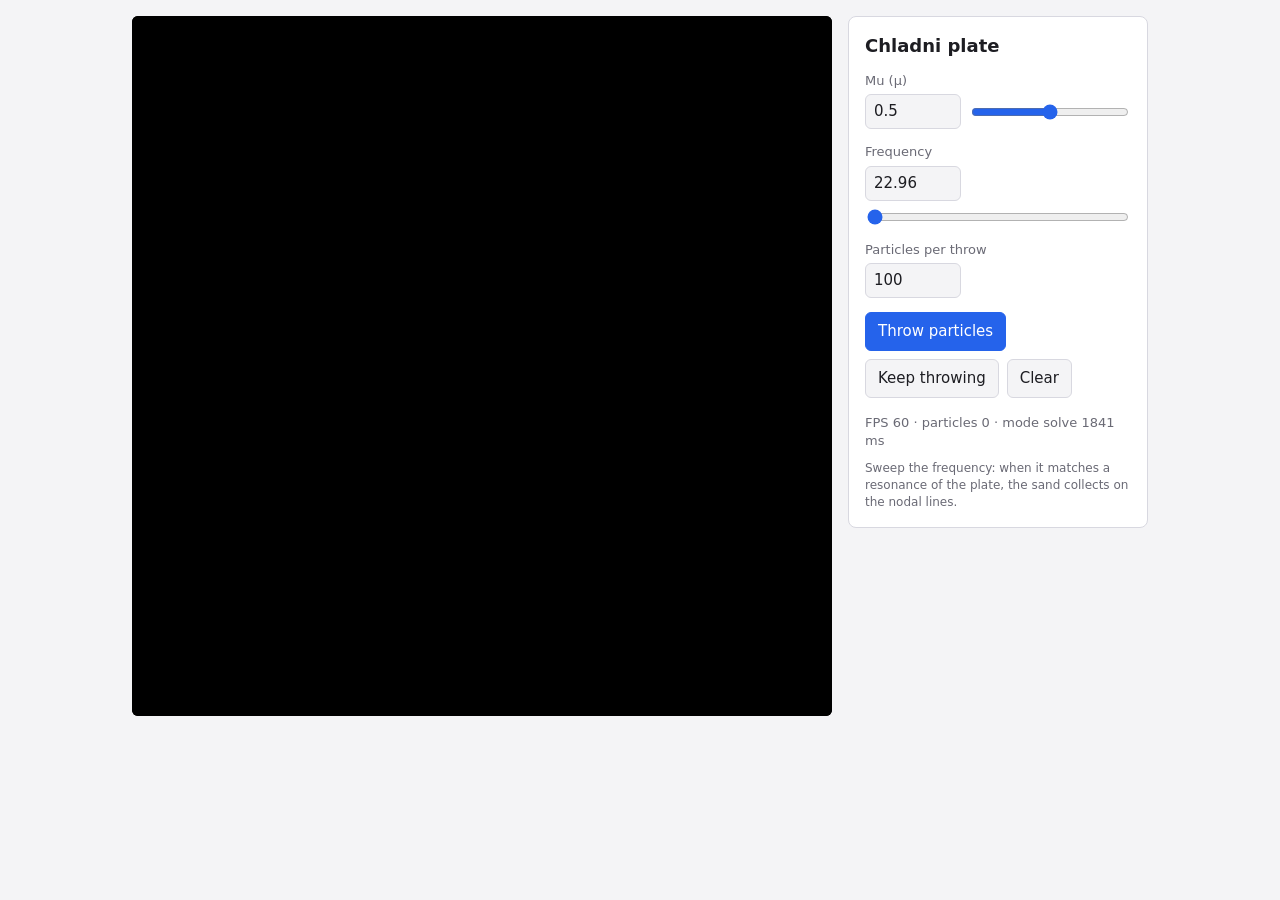
<file: docs/index.html>
<!doctype html>
<html lang="en">
<head>
<meta charset="utf-8">
<meta name="viewport" content="width=device-width, initial-scale=1">
<title>Chladni Plate</title>
<style>
  :root {
    --bg: #f4f4f6; --panel: #ffffff; --text: #1d1d22; --muted: #6a6a75; --line: #d8d8e0;
    --accent: #2563eb; --accent-text: #ffffff;
  }
  @media (prefers-color-scheme: dark) {
    :root { --bg: #14141a; --panel: #1e1e26; --text: #ececf2; --muted: #9a9aa8; --line: #34343f; --accent: #5b8def; --accent-text: #0b0b10; }
  }
  * { box-sizing: border-box; }
  body {
    margin: 0; min-height: 100vh; background: var(--bg); color: var(--text);
    font: 15px/1.4 system-ui, sans-serif;
    display: flex; flex-wrap: wrap; gap: 16px; padding: 16px; align-items: flex-start; justify-content: center;
  }
  #stage { position: relative; width: min(92vw, calc(100vh - 32px), 700px); aspect-ratio: 1; }
  canvas { width: 100%; height: 100%; display: block; background: #000; border-radius: 6px; image-rendering: pixelated; }
  #busy {
    position: absolute; inset: 0; display: none; align-items: center; justify-content: center;
    background: rgba(0, 0, 0, .55); color: #fff; font-size: 18px; border-radius: 6px;
  }
  #busy.on { display: flex; }
  aside { background: var(--panel); border: 1px solid var(--line); border-radius: 8px; padding: 16px; width: 300px; max-width: 100%; }
  h1 { font-size: 18px; margin: 0 0 12px; }
  label { display: block; color: var(--muted); font-size: 13px; margin: 14px 0 4px; }
  .row { display: flex; gap: 8px; align-items: center; }
  input[type=number] {
    width: 96px; padding: 6px 8px; background: var(--bg); color: var(--text);
    border: 1px solid var(--line); border-radius: 6px; font: inherit;
  }
  input[type=range] { flex: 1; min-width: 0; accent-color: var(--accent); }
  button {
    padding: 8px 12px; border-radius: 6px; border: 1px solid var(--line); background: var(--bg);
    color: var(--text); font: inherit; cursor: pointer;
  }
  button.primary { background: var(--accent); color: var(--accent-text); border-color: var(--accent); }
  button[aria-pressed=true] { background: var(--accent); color: var(--accent-text); border-color: var(--accent); }
  .buttons { display: flex; flex-wrap: wrap; gap: 8px; margin-top: 14px; }
  #info { margin-top: 16px; font-size: 13px; color: var(--muted); font-variant-numeric: tabular-nums; }
  #hint { margin-top: 10px; font-size: 12px; color: var(--muted); }
</style>
</head>
<body>
<div id="stage">
  <canvas id="canvas" width="700" height="700"></canvas>
  <div id="busy">Computing plate modes…</div>
</div>
<aside>
  <h1>Chladni plate</h1>
  <label for="mu">Mu (μ)</label>
  <div class="row">
    <input id="mu" type="number" min="0.01" max="0.99" step="0.01" value="0.5">
    <input id="muSlider" type="range" min="0.01" max="0.99" step="0.01" value="0.5">
  </div>
  <label for="frequency">Frequency</label>
  <div class="row"><input id="frequency" type="number" step="0.01" disabled></div>
  <div class="row" style="margin-top:6px"><input id="frequencySlider" type="range" step="0.01" disabled></div>
  <label for="particles">Particles per throw</label>
  <div class="row"><input id="particles" type="number" min="0" max="10000" step="10" value="100"></div>
  <div class="buttons">
    <button id="throw" class="primary">Throw particles</button>
    <button id="keep" aria-pressed="false">Keep throwing</button>
    <button id="clear">Clear</button>
  </div>
  <div id="info">starting…</div>
  <div id="hint">Sweep the frequency: when it matches a resonance of the plate, the sand collects on the nodal lines.</div>
</aside>

<script src="solver.js"></script>
<script src="simulation.js"></script>
<script>
"use strict";
(function () {
  const { Simulation } = ChladniSimulation;
  const $ = (id) => document.getElementById(id);
  const canvas = $("canvas");
  const ctx = canvas.getContext("2d");
  const image = ctx.createImageData(canvas.width, canvas.height);
  const sim = new Simulation();
  window.sim = sim; // for experiments in the console

  const muBox = $("mu"), muSlider = $("muSlider");
  const freqBox = $("frequency"), freqSlider = $("frequencySlider");
  const particlesBox = $("particles");
  let computing = false;
  let fps = 0;

  function setFrequency(value) {
    const f = sim.setFrequency(value);
    if (Number.isFinite(f)) {
      freqBox.value = f.toFixed(2);
      freqSlider.value = f;
    }
  }

  // The eigenproblem blocks the page for about a second; let the "Computing" overlay paint first.
  function setMu(value) {
    if (!Number.isFinite(value) || computing) return;
    computing = true;
    $("busy").classList.add("on");
    setTimeout(() => {
      const t0 = performance.now();
      const mu = sim.setMu(value);
      const ms = Math.round(performance.now() - t0);
      muBox.value = mu;
      muSlider.value = mu;
      const lo = sim.minFrequency, hi = sim.maxFrequency;
      for (const el of [freqBox, freqSlider]) {
        el.min = lo; el.max = hi; el.disabled = false;
      }
      setFrequency(sim.frequency === null ? lo : sim.frequency);
      $("busy").classList.remove("on");
      $("info").dataset.solveMs = ms;
      computing = false;
    }, 30);
  }

  muBox.addEventListener("change", () => setMu(parseFloat(muBox.value)));
  muSlider.addEventListener("change", () => setMu(parseFloat(muSlider.value)));
  muSlider.addEventListener("input", () => (muBox.value = muSlider.value));
  freqBox.addEventListener("input", () => setFrequency(parseFloat(freqBox.value)));
  freqSlider.addEventListener("input", () => setFrequency(parseFloat(freqSlider.value)));

  const particleCount = () => Math.max(0, Math.min(10000, Math.round(parseFloat(particlesBox.value) || 0)));
  $("throw").addEventListener("click", () => sim.throwParticles(particleCount()));
  $("clear").addEventListener("click", () => sim.clearParticles());
  let keepTimer = null;
  $("keep").addEventListener("click", () => {
    const on = $("keep").getAttribute("aria-pressed") !== "true";
    $("keep").setAttribute("aria-pressed", String(on));
    if (on) keepTimer = setInterval(() => sim.throwParticles(particleCount()), 500);
    else clearInterval(keepTimer);
  });

  // 200 ms: recompute speeds from the current pattern with fresh random directions.
  setInterval(() => { if (!computing) sim.updateParticleSpeeds(); }, 200);

  let last = performance.now();
  function frame(now) {
    const dt = Math.min(now - last, 50);
    last = now;
    if (!computing) sim.step(dt);
    sim.draw(image.data, canvas.width, canvas.height);
    ctx.putImageData(image, 0, 0);
    if (dt > 0) fps = fps * 0.9 + (1000 / dt) * 0.1;
    $("info").textContent = "FPS " + Math.round(fps) + "  ·  particles " + sim.nParticles +
      (sim.frequency === null ? "" : "  ·  mode solve " + ($("info").dataset.solveMs || "?") + " ms");
    requestAnimationFrame(frame);
  }
  requestAnimationFrame(frame);

  setMu(0.5);
})();
</script>
</body>
</html>
</file>
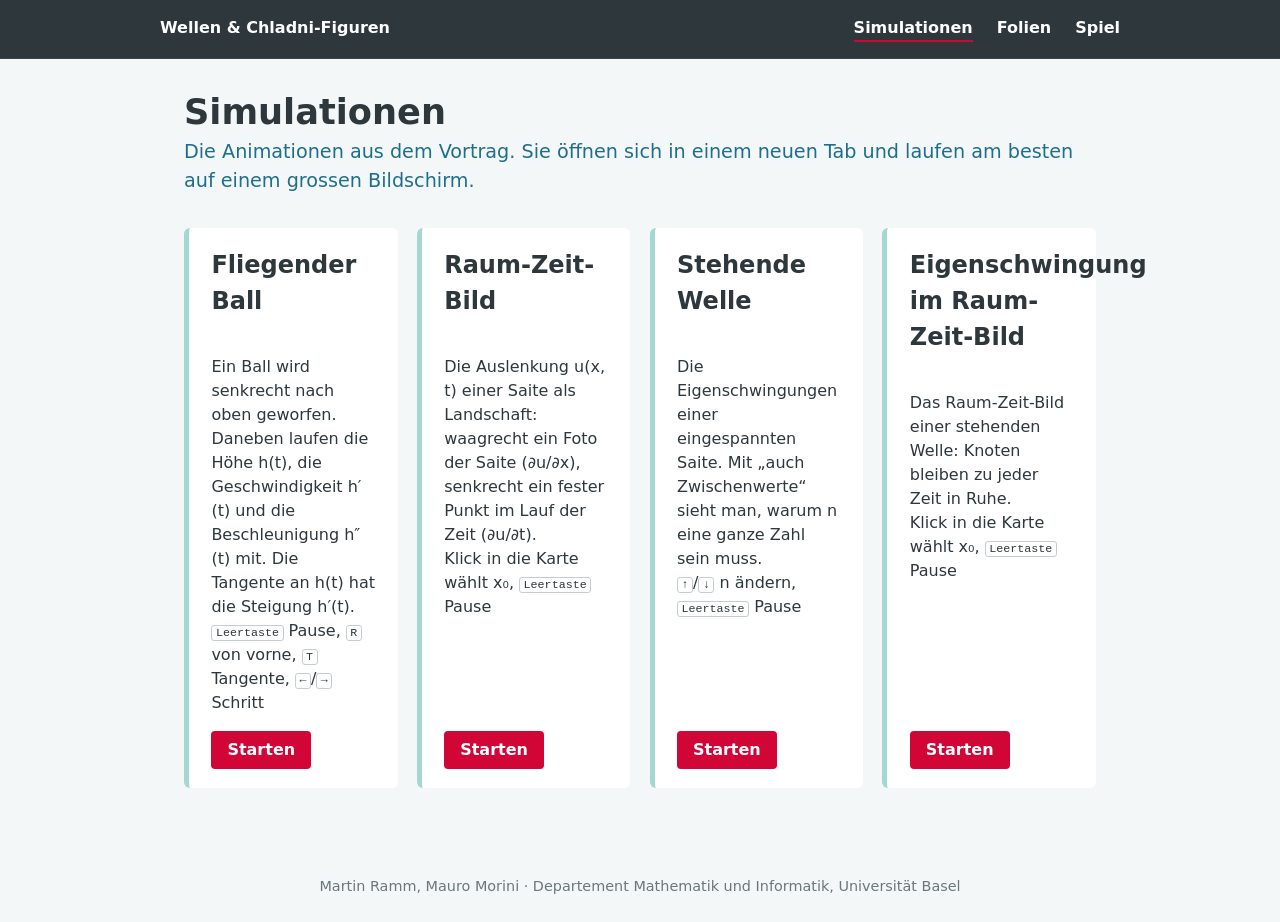
<file: site/simulationen.html>
<!DOCTYPE html>
<html lang="de">
<head>
<meta charset="utf-8">
<meta name="viewport" content="width=device-width, initial-scale=1">
<title>Simulationen – Wellen &amp; Chladni-Figuren</title>
<link rel="stylesheet" href="style.css">
</head>
<body>
<header>
  <nav>
    <a href="./">Wellen &amp; Chladni-Figuren</a>
    <a href="simulationen.html" aria-current="page">Simulationen</a>
    <a href="wellen-und-chladni-figuren.pdf" download>Folien</a>
    <a href="spiel/">Spiel</a>
  </nav>
</header>
<main>
  <h1>Simulationen</h1>
  <p class="subtitle">Die Animationen aus dem Vortrag. Sie öffnen sich in einem neuen Tab und laufen
     am besten auf einem grossen Bildschirm.</p>

  <div class="cards">
    <section class="card">
      <h2>Fliegender Ball</h2>
      <p>Ein Ball wird senkrecht nach oben geworfen. Daneben laufen die Höhe h(t), die
         Geschwindigkeit h′(t) und die Beschleunigung h″(t) mit. Die Tangente an h(t) hat die
         Steigung h′(t).<br>
         <kbd>Leertaste</kbd> Pause, <kbd>R</kbd> von vorne, <kbd>T</kbd> Tangente,
         <kbd>←</kbd>/<kbd>→</kbd> Schritt</p>
      <a class="button" href="simulationen/ball.html" target="_blank">Starten</a>
    </section>
    <section class="card">
      <h2>Raum-Zeit-Bild</h2>
      <p>Die Auslenkung u(x, t) einer Saite als Landschaft: waagrecht ein Foto der Saite
         (∂u/∂x), senkrecht ein fester Punkt im Lauf der Zeit (∂u/∂t).<br>
         Klick in die Karte wählt x₀, <kbd>Leertaste</kbd> Pause</p>
      <a class="button" href="simulationen/raumzeit.html" target="_blank">Starten</a>
    </section>
    <section class="card">
      <h2>Stehende Welle</h2>
      <p>Die Eigenschwingungen einer eingespannten Saite. Mit „auch Zwischenwerte“ sieht man,
         warum n eine ganze Zahl sein muss.<br>
         <kbd>↑</kbd>/<kbd>↓</kbd> n ändern, <kbd>Leertaste</kbd> Pause</p>
      <a class="button" href="simulationen/stehende_welle.html" target="_blank">Starten</a>
    </section>
    <section class="card">
      <h2>Eigenschwingung im Raum-Zeit-Bild</h2>
      <p>Das Raum-Zeit-Bild einer stehenden Welle: Knoten bleiben zu jeder Zeit in Ruhe.<br>
         Klick in die Karte wählt x₀, <kbd>Leertaste</kbd> Pause</p>
      <a class="button" href="simulationen/raumzeit.html?modus=eigen" target="_blank">Starten</a>
    </section>
  </div>
</main>
<footer>Martin Ramm, Mauro Morini · Departement Mathematik und Informatik, Universität Basel</footer>
</body>
</html>
</file>
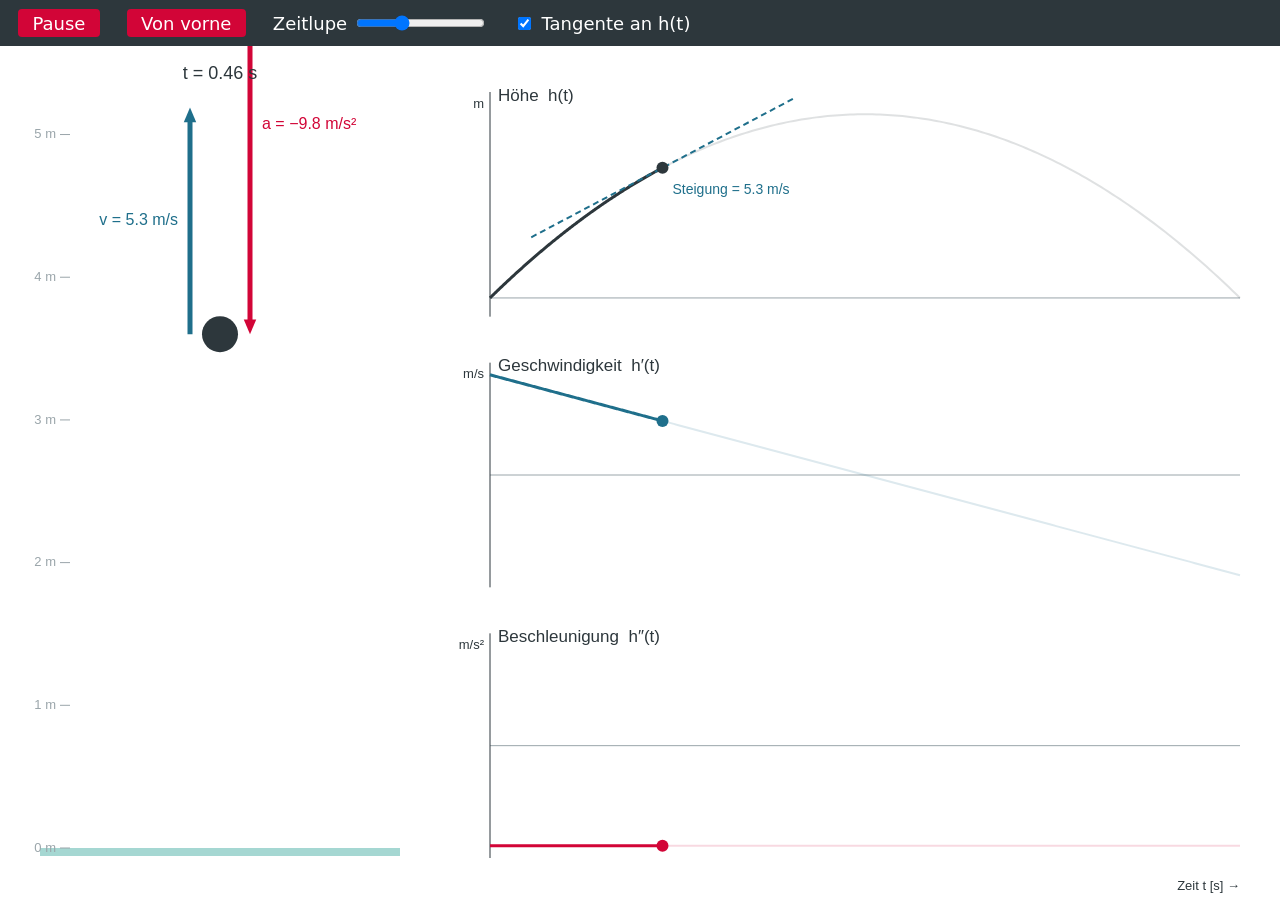
<file: presentation/animations/ball.html>
<!DOCTYPE html>
<!-- Folie "Ableitungen und Bewegung": Ein Ball wird senkrecht nach oben geworfen.
     Links der Ball mit Geschwindigkeits- (blau) und Beschleunigungspfeil (rot), rechts die Kurven
     h(t), h'(t), h''(t), die mitlaufen. Die Tangente an h(t) hat die Steigung h'(t).
     Tasten: Leertaste = Pause/Weiter, R = von vorne, T = Tangente ein/aus. -->
<html lang="de">
<head>
<meta charset="utf-8">
<title>Ableitungen und Bewegung</title>
<style>
  html, body { margin: 0; height: 100%; background: #fff; color: #2D373C; font-family: Inter, system-ui, sans-serif; }
  #bar { display: flex; gap: 1.5em; align-items: center; padding: 0.5em 1em; background: #2D373C; color: #fff; font-size: 18px; }
  #bar label { display: flex; gap: 0.4em; align-items: center; }
  button { font: inherit; padding: 0.2em 0.8em; border: 0; border-radius: 4px; background: #D20537; color: #fff; cursor: pointer; }
  canvas { display: block; width: 100%; height: calc(100% - 48px); }
</style>
</head>
<body>
<div id="bar">
  <button id="play">Pause</button>
  <button id="restart">Von vorne</button>
  <label>Zeitlupe <input id="speed" type="range" min="0.1" max="1" step="0.05" value="0.4"></label>
  <label><input id="tangent" type="checkbox" checked> Tangente an h(t)</label>
</div>
<canvas id="c"></canvas>
<script>
const DARK = "#2D373C", MINT = "#A5D7D2", RED = "#D20537", BLUE = "#1F6F8B", GRAY = "#9AA5AA";
const g = 9.81, v0 = 9.81, T = 2 * v0 / g;  // Flugzeit 2 s, maximale Höhe 4.9 m
const height = t => v0 * t - g * t * t / 2;
const velocity = t => v0 - g * t;

const canvas = document.getElementById("c"), ctx = canvas.getContext("2d");
let t = 0, playing = true, last = null, pauseAtEnd = 0;

function resize() {
  const ratio = window.devicePixelRatio || 1;
  canvas.width = canvas.clientWidth * ratio;
  canvas.height = canvas.clientHeight * ratio;
  ctx.setTransform(ratio, 0, 0, ratio, 0, 0);
}
window.addEventListener("resize", resize);

function arrow(x0, y0, x1, y1, color, width) {
  const len = Math.hypot(x1 - x0, y1 - y0);
  if (len < 2) return;
  const head = Math.min(16, len * 0.6), angle = Math.atan2(y1 - y0, x1 - x0);
  ctx.strokeStyle = ctx.fillStyle = color;
  ctx.lineWidth = width;
  ctx.beginPath(); ctx.moveTo(x0, y0);
  ctx.lineTo(x1 - head * 0.8 * Math.cos(angle), y1 - head * 0.8 * Math.sin(angle)); ctx.stroke();
  ctx.beginPath(); ctx.moveTo(x1, y1);
  ctx.lineTo(x1 - head * Math.cos(angle - 0.4), y1 - head * Math.sin(angle - 0.4));
  ctx.lineTo(x1 - head * Math.cos(angle + 0.4), y1 - head * Math.sin(angle + 0.4));
  ctx.closePath(); ctx.fill();
}

// Ein Diagramm: f über [0, T], gezeichnet bis zur aktuellen Zeit t
function plot(box, f, yMin, yMax, color, title, unit, tangent) {
  const { x, y, w, h } = box;
  const px = s => x + (s / T) * w, py = v => y + h - ((v - yMin) / (yMax - yMin)) * h;
  ctx.strokeStyle = GRAY; ctx.lineWidth = 1;
  ctx.beginPath(); ctx.moveTo(x, py(0)); ctx.lineTo(x + w, py(0)); ctx.stroke();
  ctx.strokeStyle = DARK;
  ctx.beginPath(); ctx.moveTo(x, y); ctx.lineTo(x, y + h); ctx.stroke();
  ctx.fillStyle = DARK; ctx.font = "17px Inter, sans-serif"; ctx.textAlign = "left";
  ctx.fillText(title, x + 8, y + 4);
  ctx.font = "13px Inter, sans-serif"; ctx.textAlign = "right";
  ctx.fillText(unit, x - 6, y + 12);
  // ganze Kurve blass, bisheriger Teil kräftig
  for (const [end, alpha, lw] of [[T, 0.15, 2], [t, 1, 3]]) {
    ctx.globalAlpha = alpha; ctx.strokeStyle = color; ctx.lineWidth = lw;
    ctx.beginPath();
    for (let i = 0; i <= 200; i++) {
      const s = (end * i) / 200;
      i ? ctx.lineTo(px(s), py(f(s))) : ctx.moveTo(px(s), py(f(s)));
    }
    ctx.stroke();
  }
  ctx.globalAlpha = 1;
  if (tangent) {
    ctx.save(); ctx.beginPath(); ctx.rect(x, y - 10, w, h + 20); ctx.clip();
    const slope = velocity(t), dt = 0.35;
    ctx.strokeStyle = BLUE; ctx.lineWidth = 2; ctx.setLineDash([6, 4]);
    ctx.beginPath(); ctx.moveTo(px(t - dt), py(f(t) - slope * dt)); ctx.lineTo(px(t + dt), py(f(t) + slope * dt)); ctx.stroke();
    ctx.setLineDash([]);
    ctx.fillStyle = BLUE; ctx.font = "14px Inter, sans-serif"; ctx.textAlign = "left";
    ctx.fillText(`Steigung = ${slope.toFixed(1)} m/s`, px(t) + 10, py(f(t)) + (slope > 0 ? 22 : -14));
    ctx.restore();
  }
  ctx.fillStyle = color;
  ctx.beginPath(); ctx.arc(px(t), py(f(t)), 6, 0, 2 * Math.PI); ctx.fill();
}

function draw() {
  const W = canvas.clientWidth, H = canvas.clientHeight;
  ctx.clearRect(0, 0, W, H);
  ctx.textBaseline = "middle";

  // links: der Ball
  const left = { x: 40, w: Math.min(0.32 * W, 360) };
  const ground = H - 50, top = 60, scale = (ground - top) / 5.2;
  const ballX = left.x + left.w / 2, ballY = ground - height(t) * scale - 18;
  ctx.fillStyle = MINT; ctx.fillRect(left.x, ground, left.w, 8);
  // Höhenskala
  ctx.strokeStyle = GRAY; ctx.fillStyle = GRAY; ctx.lineWidth = 1; ctx.font = "13px Inter, sans-serif"; ctx.textAlign = "right";
  for (let m = 0; m <= 5; m++) {
    const y = ground - m * scale;
    ctx.beginPath(); ctx.moveTo(left.x + 20, y); ctx.lineTo(left.x + 30, y); ctx.stroke();
    ctx.fillText(`${m} m`, left.x + 16, y);
  }
  ctx.fillStyle = DARK;
  ctx.beginPath(); ctx.arc(ballX, ballY, 18, 0, 2 * Math.PI); ctx.fill();
  const arrowScale = scale * 0.3;  // 1 m/s bzw. 1 m/s² -> Pixel
  arrow(ballX - 30, ballY, ballX - 30, ballY - velocity(t) * arrowScale, BLUE, 5);
  // Beschleunigung: zeigt von oben auf den Ball, damit der Pfeil nie im Boden verschwindet
  arrow(ballX + 30, ballY - g * arrowScale, ballX + 30, ballY, RED, 5);
  ctx.font = "16px Inter, sans-serif"; ctx.textAlign = "right"; ctx.fillStyle = BLUE;
  ctx.fillText(`v = ${velocity(t).toFixed(1)} m/s`, ballX - 42, ballY - velocity(t) * arrowScale / 2);
  ctx.textAlign = "left"; ctx.fillStyle = RED;
  ctx.fillText(`a = −9.8 m/s²`, ballX + 42, ballY - g * arrowScale / 2);
  ctx.fillStyle = DARK; ctx.textAlign = "center"; ctx.font = "18px Inter, sans-serif";
  ctx.fillText(`t = ${t.toFixed(2)} s`, ballX, 28);

  // rechts: die drei Diagramme
  const x = left.x + left.w + 90, w = W - x - 40, gap = 46, h = (H - 40 - 3 * gap) / 3;
  const tangent = document.getElementById("tangent").checked;
  plot({ x, y: gap, w, h }, height, -0.5, 5.5, DARK, "Höhe  h(t)", "m", tangent);
  plot({ x, y: 2 * gap + h, w, h }, velocity, -11, 11, BLUE, "Geschwindigkeit  h′(t)", "m/s", false);
  plot({ x, y: 3 * gap + 2 * h, w, h }, () => -g, -11, 11, RED, "Beschleunigung  h″(t)", "m/s²", false);
  ctx.fillStyle = DARK; ctx.font = "13px Inter, sans-serif"; ctx.textAlign = "right";
  ctx.fillText("Zeit t [s] →", x + w, H - 12);
}

function frame(now) {
  if (last !== null && playing) {
    const dt = ((now - last) / 1000) * parseFloat(document.getElementById("speed").value);
    if (t < T) t = Math.min(T, t + dt);
    else if ((pauseAtEnd += dt) > 1.0) { t = 0; pauseAtEnd = 0; }
  }
  last = now;
  draw();
  requestAnimationFrame(frame);
}

function togglePlay() {
  playing = !playing;
  document.getElementById("play").textContent = playing ? "Pause" : "Weiter";
}
document.getElementById("play").onclick = togglePlay;
document.getElementById("restart").onclick = () => { t = 0; pauseAtEnd = 0; };
window.addEventListener("keydown", e => {
  if (e.key === " ") { togglePlay(); e.preventDefault(); }
  if (e.key === "r" || e.key === "R") { t = 0; pauseAtEnd = 0; }
  if (e.key === "t" || e.key === "T") document.getElementById("tangent").click();
  if (e.key === "ArrowRight") t = Math.min(T, t + 0.05);
  if (e.key === "ArrowLeft") t = Math.max(0, t - 0.05);
});
resize();
requestAnimationFrame(frame);
</script>
</body>
</html>
</file>
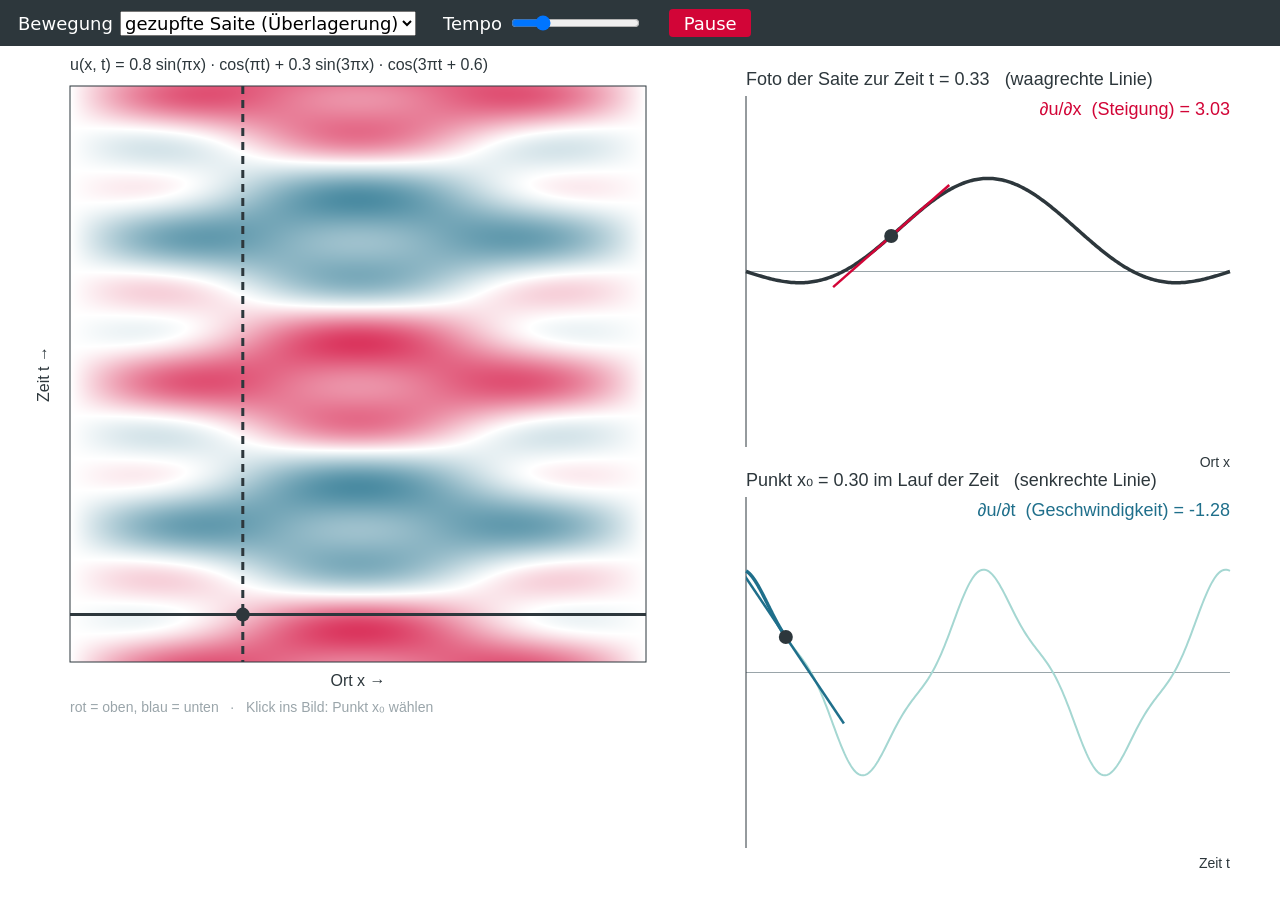
<file: presentation/animations/raumzeit.html>
<!DOCTYPE html>
<!-- Folien "Partielle Ableitungen" und "Eigenschwingungen": u(x, t) als Raum-Zeit-Bild.
     Links die Landschaft u(x, t) (Farbe = Auslenkung, x nach rechts, t nach oben). Die waagrechte
     Linie ist das aktuelle Foto der Saite (oben rechts, Tangente = ∂u/∂x), die senkrechte Linie ein
     fester Punkt x₀ im Lauf der Zeit (unten rechts, Tangente = ∂u/∂t).
     Klick ins Raum-Zeit-Bild setzt x₀ (und t). raumzeit.html?modus=eigen startet mit einer
     Eigenschwingung. Tasten: Leertaste = Pause/Weiter, Pfeil links/rechts = x₀ verschieben. -->
<html lang="de">
<head>
<meta charset="utf-8">
<title>Raum-Zeit-Bild einer Saite</title>
<style>
  html, body { margin: 0; height: 100%; background: #fff; color: #2D373C; font-family: Inter, system-ui, sans-serif; }
  #bar { display: flex; gap: 1.5em; align-items: center; padding: 0.5em 1em; background: #2D373C; color: #fff; font-size: 18px; }
  #bar label { display: flex; gap: 0.4em; align-items: center; }
  select, button { font: inherit; }
  button { padding: 0.2em 0.8em; border: 0; border-radius: 4px; background: #D20537; color: #fff; cursor: pointer; }
  canvas { display: block; width: 100%; height: calc(100% - 48px); }
</style>
</head>
<body>
<div id="bar">
  <label>Bewegung
    <select id="mode">
      <option value="saite">gezupfte Saite (Überlagerung)</option>
      <option value="eigen">Eigenschwingung</option>
    </select>
  </label>
  <label id="nLabel">n = <span id="nValue">2</span> <input id="n" type="range" min="1" max="6" step="1" value="2"></label>
  <label>Tempo <input id="speed" type="range" min="0.05" max="1" step="0.05" value="0.25"></label>
  <button id="play">Pause</button>
</div>
<canvas id="c"></canvas>
<script>
const DARK = "#2D373C", MINT = "#A5D7D2", RED = "#D20537", BLUE = "#1F6F8B", GRAY = "#9AA5AA";
const canvas = document.getElementById("c"), ctx = canvas.getContext("2d");
const modeSelect = document.getElementById("mode"), nSlider = document.getElementById("n");
const T = 4;  // gezeigtes Zeitfenster [0, T]
let t = 0, x0 = 0.3, playing = true, last = null, heatmap = null, layout = null;

if (new URLSearchParams(location.search).get("modus") === "eigen") modeSelect.value = "eigen";

// u(x, t) auf [0, 1] mit c = 1, beide Enden fest
function u(x, t) {
  if (modeSelect.value === "eigen") {
    const n = parseInt(nSlider.value);
    return Math.sin(n * Math.PI * x) * Math.cos(n * Math.PI * t);
  }
  return 0.8 * Math.sin(Math.PI * x) * Math.cos(Math.PI * t) + 0.3 * Math.sin(3 * Math.PI * x) * Math.cos(3 * Math.PI * t + 0.6);
}
// exakte Lösung als Text (muss zu u passen)
function formula() {
  if (modeSelect.value === "eigen") {
    const n = parseInt(nSlider.value), k = n === 1 ? "π" : `${n}π`;
    return `u(x, t) = sin(${k}x) · cos(${k}t)`;
  }
  return "u(x, t) = 0.8 sin(πx) · cos(πt) + 0.3 sin(3πx) · cos(3πt + 0.6)";
}
const dudx = (x, t) => (u(x + 1e-4, t) - u(x - 1e-4, t)) / 2e-4;
const dudt = (x, t) => (u(x, t + 1e-4) - u(x, t - 1e-4)) / 2e-4;

// Farbe: blau (unten) - weiss - rot (oben)
function color(v) {
  const s = Math.max(-1, Math.min(1, v / 1.1));
  const [r, g, b] = s > 0 ? [210, 5, 55] : [31, 111, 139];
  const a = Math.abs(s);
  return [255 + (r - 255) * a, 255 + (g - 255) * a, 255 + (b - 255) * a];
}

function resize() {
  const ratio = window.devicePixelRatio || 1;
  canvas.width = canvas.clientWidth * ratio;
  canvas.height = canvas.clientHeight * ratio;
  ctx.setTransform(ratio, 0, 0, ratio, 0, 0);
  const W = canvas.clientWidth, H = canvas.clientHeight;
  const size = Math.min(W * 0.45, H - 110);
  layout = {
    map: { x: 70, y: 40, w: size, h: size },
    photo: { x: size + 170, y: 50, w: W - size - 220, h: (H - 150) / 2 },
    trace: { x: size + 170, y: 100 + (H - 150) / 2, w: W - size - 220, h: (H - 150) / 2 },
  };
  buildHeatmap();
}
window.addEventListener("resize", resize);

function buildHeatmap() {
  const { w, h } = layout.map, cols = Math.max(2, Math.round(w)), rows = Math.max(2, Math.round(h));
  heatmap = document.createElement("canvas");
  heatmap.width = cols; heatmap.height = rows;
  const hctx = heatmap.getContext("2d"), image = hctx.createImageData(cols, rows);
  for (let j = 0; j < rows; j++) {
    const time = T * (1 - j / (rows - 1));  // Zeit läuft nach oben
    for (let i = 0; i < cols; i++) {
      const [r, g, b] = color(u(i / (cols - 1), time)), k = 4 * (j * cols + i);
      image.data[k] = r; image.data[k + 1] = g; image.data[k + 2] = b; image.data[k + 3] = 255;
    }
  }
  hctx.putImageData(image, 0, 0);
}

function curve(box, f, sMax, sEnd, stroke, lw) {
  ctx.strokeStyle = stroke; ctx.lineWidth = lw;
  ctx.beginPath();
  for (let i = 0; i <= 300; i++) {
    const s = (sEnd * i) / 300, X = box.x + (s / sMax) * box.w, Y = box.y + box.h / 2 - f(s) * box.h * 0.4;
    i ? ctx.lineTo(X, Y) : ctx.moveTo(X, Y);
  }
  ctx.stroke();
}

function tangent(box, s, value, slope, sMax, stroke, label) {
  const X = s => box.x + (s / sMax) * box.w, Y = v => box.y + box.h / 2 - v * box.h * 0.4;
  const ds = 0.12 * sMax;
  ctx.save(); ctx.beginPath(); ctx.rect(box.x, box.y, box.w, box.h); ctx.clip();
  ctx.strokeStyle = stroke; ctx.lineWidth = 2.5;
  ctx.beginPath(); ctx.moveTo(X(s - ds), Y(value - slope * ds)); ctx.lineTo(X(s + ds), Y(value + slope * ds)); ctx.stroke();
  ctx.restore();
  ctx.fillStyle = DARK;
  ctx.beginPath(); ctx.arc(X(s), Y(value), 7, 0, 2 * Math.PI); ctx.fill();
  ctx.fillStyle = stroke; ctx.font = "18px Inter, sans-serif"; ctx.textAlign = "left";
  ctx.textAlign = "right";
  ctx.fillText(`${label} = ${slope.toFixed(2)}`, box.x + box.w, box.y + 14);
}

function axes(box, title, xlabel) {
  ctx.strokeStyle = GRAY; ctx.lineWidth = 1;
  ctx.beginPath(); ctx.moveTo(box.x, box.y + box.h / 2); ctx.lineTo(box.x + box.w, box.y + box.h / 2); ctx.stroke();
  ctx.strokeStyle = DARK;
  ctx.beginPath(); ctx.moveTo(box.x, box.y); ctx.lineTo(box.x, box.y + box.h); ctx.stroke();
  ctx.fillStyle = DARK; ctx.font = "18px Inter, sans-serif"; ctx.textAlign = "left";
  ctx.fillText(title, box.x, box.y - 16);
  ctx.font = "14px Inter, sans-serif"; ctx.textAlign = "right";
  ctx.fillText(xlabel, box.x + box.w, box.y + box.h + 16);
}

function draw() {
  const W = canvas.clientWidth, H = canvas.clientHeight, { map, photo, trace } = layout;
  ctx.clearRect(0, 0, W, H);
  ctx.textBaseline = "middle";

  // Raum-Zeit-Bild mit den beiden Schnitten
  ctx.imageSmoothingEnabled = true;
  ctx.drawImage(heatmap, map.x, map.y, map.w, map.h);
  ctx.strokeStyle = DARK; ctx.lineWidth = 1; ctx.strokeRect(map.x, map.y, map.w, map.h);
  const tY = map.y + map.h * (1 - t / T), xX = map.x + x0 * map.w;
  ctx.lineWidth = 3;
  ctx.beginPath(); ctx.moveTo(map.x, tY); ctx.lineTo(map.x + map.w, tY); ctx.stroke();
  ctx.setLineDash([8, 6]);
  ctx.beginPath(); ctx.moveTo(xX, map.y); ctx.lineTo(xX, map.y + map.h); ctx.stroke();
  ctx.setLineDash([]);
  ctx.fillStyle = DARK; ctx.beginPath(); ctx.arc(xX, tY, 7, 0, 2 * Math.PI); ctx.fill();
  ctx.font = "16px Inter, sans-serif"; ctx.textAlign = "center";
  ctx.fillText("Ort x →", map.x + map.w / 2, map.y + map.h + 20);
  ctx.save(); ctx.translate(map.x - 25, map.y + map.h / 2); ctx.rotate(-Math.PI / 2);
  ctx.fillText("Zeit t →", 0, 0); ctx.restore();
  ctx.font = "16px Inter, sans-serif"; ctx.textAlign = "left";
  ctx.fillText(formula(), map.x, map.y - 20);
  ctx.font = "14px Inter, sans-serif"; ctx.fillStyle = GRAY;
  ctx.fillText("rot = oben, blau = unten   ·   Klick ins Bild: Punkt x₀ wählen", map.x, map.y + map.h + 46);

  // Foto: t fest, x variiert
  axes(photo, `Foto der Saite zur Zeit t = ${t.toFixed(2)}   (waagrechte Linie)`, "Ort x");
  curve(photo, x => u(x, t), 1, 1, DARK, 3.5);
  tangent(photo, x0, u(x0, t), dudx(x0, t) * 1, 1, RED, "∂u/∂x  (Steigung)");

  // Zeitverlauf: x fest, t variiert
  axes(trace, `Punkt x₀ = ${x0.toFixed(2)} im Lauf der Zeit   (senkrechte Linie)`, "Zeit t");
  curve(trace, s => u(x0, s), T, T, MINT, 2);
  curve(trace, s => u(x0, s), T, t, BLUE, 3.5);
  tangent(trace, t, u(x0, t), dudt(x0, t), T, BLUE, "∂u/∂t  (Geschwindigkeit)");
}

function frame(now) {
  if (last !== null && playing) {
    t += ((now - last) / 1000) * parseFloat(document.getElementById("speed").value);
    if (t > T) t -= T;
  }
  last = now;
  draw();
  requestAnimationFrame(frame);
}

function togglePlay() {
  playing = !playing;
  document.getElementById("play").textContent = playing ? "Pause" : "Weiter";
}
function updateMode() {
  document.getElementById("nLabel").style.display = modeSelect.value === "eigen" ? "flex" : "none";
  document.getElementById("nValue").textContent = nSlider.value;
  buildHeatmap();
}
document.getElementById("play").onclick = togglePlay;
modeSelect.onchange = updateMode;
nSlider.oninput = updateMode;
canvas.addEventListener("click", e => {
  const rect = canvas.getBoundingClientRect(), { map } = layout;
  const x = (e.clientX - rect.left - map.x) / map.w, y = (e.clientY - rect.top - map.y) / map.h;
  if (x >= 0 && x <= 1 && y >= 0 && y <= 1) { x0 = x; t = T * (1 - y); }
});
window.addEventListener("keydown", e => {
  if (e.key === " ") { togglePlay(); e.preventDefault(); }
  if (e.key === "ArrowRight") x0 = Math.min(1, x0 + 0.02);
  if (e.key === "ArrowLeft") x0 = Math.max(0, x0 - 0.02);
});
resize();
updateMode();
requestAnimationFrame(frame);
</script>
</body>
</html>
</file>
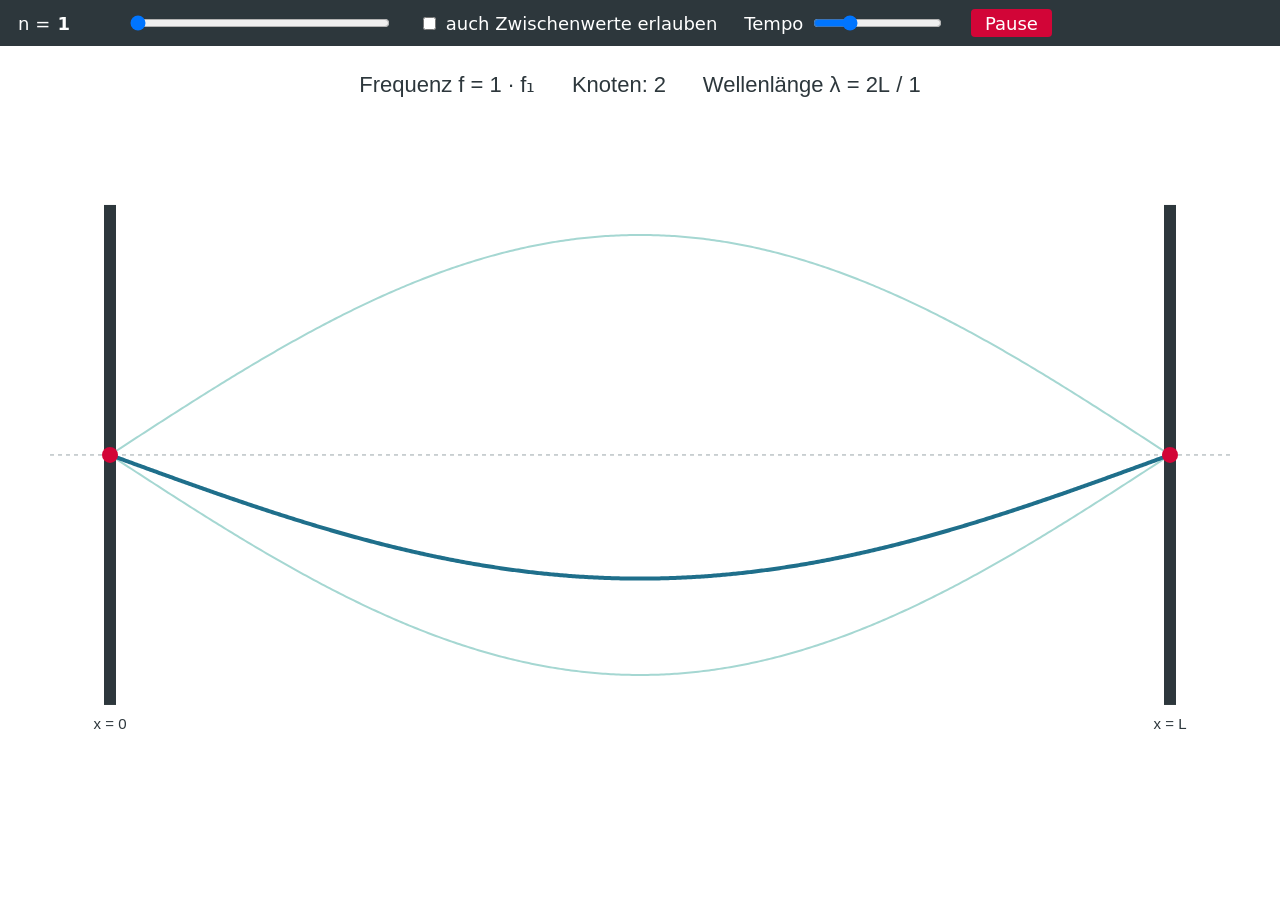
<file: presentation/animations/stehende_welle.html>
<!DOCTYPE html>
<!-- Folie "Stehende Wellen auf einer Saite": u(x, t) = sin(n π x / L) cos(2π f_n t), f_n = n f_1.
     Der Regler n wählt die Eigenschwingung. Mit "auch Zwischenwerte" sieht man, warum n eine ganze
     Zahl sein muss: sonst ist die Saite am rechten Ende nicht null, sie wäre dort nicht eingespannt.
     Tasten: Pfeil hoch/runter = n ändern, Leertaste = Pause/Weiter. -->
<html lang="de">
<head>
<meta charset="utf-8">
<title>Stehende Welle</title>
<style>
  html, body { margin: 0; height: 100%; background: #fff; color: #2D373C; font-family: Inter, system-ui, sans-serif; }
  #bar { display: flex; gap: 1.5em; align-items: center; padding: 0.5em 1em; background: #2D373C; color: #fff; font-size: 18px; }
  #bar label { display: flex; gap: 0.4em; align-items: center; }
  #n { width: 260px; }
  #nValue { font-weight: bold; min-width: 3.5em; display: inline-block; }
  button { font: inherit; padding: 0.2em 0.8em; border: 0; border-radius: 4px; background: #D20537; color: #fff; cursor: pointer; }
  canvas { display: block; width: 100%; height: calc(100% - 48px); }
</style>
</head>
<body>
<div id="bar">
  <label>n = <span id="nValue">1</span> <input id="n" type="range" min="1" max="8" step="1" value="1"></label>
  <label><input id="continuous" type="checkbox"> auch Zwischenwerte erlauben</label>
  <label>Tempo <input id="speed" type="range" min="0.05" max="1" step="0.05" value="0.3"></label>
  <button id="play">Pause</button>
</div>
<canvas id="c"></canvas>
<script>
const DARK = "#2D373C", MINT = "#A5D7D2", RED = "#D20537", BLUE = "#1F6F8B", GRAY = "#9AA5AA";
const canvas = document.getElementById("c"), ctx = canvas.getContext("2d");
const slider = document.getElementById("n"), continuous = document.getElementById("continuous");
let phase = 0, playing = true, last = null;

function resize() {
  const ratio = window.devicePixelRatio || 1;
  canvas.width = canvas.clientWidth * ratio;
  canvas.height = canvas.clientHeight * ratio;
  ctx.setTransform(ratio, 0, 0, ratio, 0, 0);
}
window.addEventListener("resize", resize);

const n = () => parseFloat(slider.value);
const isInteger = () => Math.abs(n() - Math.round(n())) < 1e-9;

function updateLabel() {
  document.getElementById("nValue").textContent = isInteger() ? n().toFixed(0) : n().toFixed(2);
}
continuous.onchange = () => {
  slider.step = continuous.checked ? "0.01" : "1";
  if (!continuous.checked) slider.value = Math.round(n());
  updateLabel();
};
slider.oninput = updateLabel;

function draw() {
  const W = canvas.clientWidth, H = canvas.clientHeight;
  ctx.clearRect(0, 0, W, H);
  const x0 = 110, x1 = W - 110, mid = H * 0.48, amp = Math.min(H * 0.28, 220);
  const px = s => x0 + s * (x1 - x0);  // s = x / L in [0, 1]
  const k = n() * Math.PI;              // Wellenzahl mal L
  const shape = s => Math.sin(k * s);

  // Ruhelage und Einspannungen
  ctx.strokeStyle = GRAY; ctx.lineWidth = 1; ctx.setLineDash([4, 4]);
  ctx.beginPath(); ctx.moveTo(x0 - 60, mid); ctx.lineTo(x1 + 60, mid); ctx.stroke(); ctx.setLineDash([]);
  ctx.fillStyle = DARK;
  for (const x of [x0, x1]) ctx.fillRect(x - 6, mid - amp - 30, 12, 2 * amp + 60);

  // Hüllkurve: die Form, die die Saite nie verlässt
  ctx.strokeStyle = MINT; ctx.lineWidth = 2;
  for (const sign of [1, -1]) {
    ctx.beginPath();
    for (let i = 0; i <= 400; i++) {
      const s = i / 400;
      i ? ctx.lineTo(px(s), mid - sign * amp * shape(s)) : ctx.moveTo(px(s), mid - sign * amp * shape(s));
    }
    ctx.stroke();
  }

  // die Saite selbst
  const c = Math.cos(phase);
  ctx.strokeStyle = BLUE; ctx.lineWidth = 4;
  ctx.beginPath();
  for (let i = 0; i <= 600; i++) {
    const s = i / 600, y = mid - amp * shape(s) * c;
    i ? ctx.lineTo(px(s), y) : ctx.moveTo(px(s), y);
  }
  ctx.stroke();

  // Knoten: sin(n π x / L) = 0  <=>  x / L = m / n
  ctx.fillStyle = RED;
  for (let m = 0; m <= n() + 1e-9; m++) {
    ctx.beginPath(); ctx.arc(px(m / n()), mid, 8, 0, 2 * Math.PI); ctx.fill();
  }

  ctx.textAlign = "center"; ctx.textBaseline = "middle"; ctx.fillStyle = DARK;
  ctx.font = "15px Inter, sans-serif";
  ctx.fillText("x = 0", x0, mid + amp + 50);
  ctx.fillText("x = L", x1, mid + amp + 50);

  ctx.font = "22px Inter, sans-serif";
  if (isInteger()) {
    const nn = Math.round(n());
    ctx.fillText(`Frequenz f = ${nn} · f₁      Knoten: ${nn + 1}      Wellenlänge λ = 2L / ${nn}`, W / 2, 40);
  } else {
    // Die Saite trifft das rechte Ende nicht: dort müsste sie fest sein
    const end = mid - amp * shape(1) * c;
    ctx.strokeStyle = RED; ctx.lineWidth = 3;
    ctx.beginPath(); ctx.arc(x1, end, 14, 0, 2 * Math.PI); ctx.stroke();
    ctx.fillStyle = RED;
    ctx.fillText(`sin(${n().toFixed(2)} · π) = ${shape(1).toFixed(2)} ≠ 0: die Saite wäre am rechten Ende nicht eingespannt!`, W / 2, 40);
  }
}

function frame(now) {
  if (last !== null && playing) {
    // Grundton 1 Umdrehung pro Sekunde (mal Tempo), Oberton n schwingt n-mal so schnell
    phase += 2 * Math.PI * n() * ((now - last) / 1000) * parseFloat(document.getElementById("speed").value);
  }
  last = now;
  draw();
  requestAnimationFrame(frame);
}

function togglePlay() {
  playing = !playing;
  document.getElementById("play").textContent = playing ? "Pause" : "Weiter";
}
document.getElementById("play").onclick = togglePlay;
window.addEventListener("keydown", e => {
  const step = continuous.checked ? 0.05 : 1;
  if (e.key === " ") { togglePlay(); e.preventDefault(); }
  if (e.key === "ArrowUp" || e.key === "ArrowRight") { slider.value = Math.min(8, n() + step); updateLabel(); e.preventDefault(); }
  if (e.key === "ArrowDown" || e.key === "ArrowLeft") { slider.value = Math.max(1, n() - step); updateLabel(); e.preventDefault(); }
});
resize();
updateLabel();
requestAnimationFrame(frame);
</script>
</body>
</html>
</file>
<file: site/style.css>
/* Farben der Universität Basel, wie in presentation/slides.typ */
:root {
  --dark: #2D373C;
  --mint: #A5D7D2;
  --red: #D20537;
  --blue: #1F6F8B;
  --light: #f4f7f7;
}

* { box-sizing: border-box; }

html, body {
  margin: 0;
  background: var(--light);
  color: var(--dark);
  font-family: Inter, system-ui, sans-serif;
  line-height: 1.5;
}

header {
  background: var(--dark);
  color: #fff;
  padding: 1rem 1.5rem;
}
header a { color: #fff; text-decoration: none; font-weight: 600; }
header nav { display: flex; gap: 1.5rem; flex-wrap: wrap; max-width: 60rem; margin: 0 auto; }
header nav a:first-child { margin-right: auto; }
header nav a[aria-current="page"] { border-bottom: 2px solid var(--red); }

main { max-width: 60rem; margin: 0 auto; padding: 2rem 1.5rem 4rem; }

h1 { font-size: 2.2rem; line-height: 1.2; margin: 0 0 0.3rem; }
h2 { margin-top: 0; }
.subtitle { font-size: 1.2rem; color: var(--blue); margin: 0 0 1.5rem; }

a { color: var(--blue); }

.cards {
  display: grid;
  grid-template-columns: repeat(auto-fit, minmax(13rem, 1fr));
  gap: 1.2rem;
  margin-top: 2rem;
}
.card {
  background: #fff;
  border-left: 5px solid var(--mint);
  border-radius: 6px;
  padding: 1.2rem 1.4rem;
  display: flex;
  flex-direction: column;
}
.card p { flex-grow: 1; }

.button {
  display: inline-block;
  align-self: flex-start;
  background: var(--red);
  color: #fff;
  text-decoration: none;
  padding: 0.45rem 1rem;
  border-radius: 4px;
  font-weight: 600;
}
.button:hover { filter: brightness(1.1); }
.button.disabled { background: #9AA5AA; pointer-events: none; }

kbd {
  background: #fff;
  border: 1px solid #c5cdd0;
  border-radius: 3px;
  padding: 0 0.3em;
  font-size: 0.9em;
}

footer {
  text-align: center;
  font-size: 0.9rem;
  color: #6b777c;
  padding: 1.5rem;
}

/* Startseite */
header { border-bottom: 1px solid rgba(255, 255, 255, 0.08); }

.hero { background: var(--dark); color: #fff; }
.hero-inner {
  max-width: 60rem;
  margin: 0 auto;
  padding: 3rem 1.5rem;
  display: grid;
  grid-template-columns: 1.2fr 1fr;
  gap: 2.5rem;
  align-items: center;
}
.hero h1 { font-size: 2.6rem; }
.hero .subtitle { color: var(--mint); }
.hero-buttons { display: flex; gap: 0.8rem; flex-wrap: wrap; margin-top: 1.5rem; }
.button.outline { background: transparent; border: 2px solid var(--mint); color: var(--mint); padding: calc(0.45rem - 2px) calc(1rem - 2px); }

.experiment {
  display: flex;
  align-items: center;
  gap: 1.5rem;
  background: #fff;
  border: 2px solid var(--red);
  border-left-width: 8px;
  border-radius: 6px;
  padding: 1.2rem 1.5rem;
}
.experiment h2 { margin-bottom: 0.3rem; }
.experiment p { margin: 0; }
.experiment .button { flex-shrink: 0; align-self: center; font-size: 1.05rem; padding: 0.7rem 1.3rem; }

.plate { margin: 0; }
.plate canvas {
  display: block;
  width: 100%;
  aspect-ratio: 1;
  border-radius: 4px;
  background: radial-gradient(circle at 35% 30%, #4a575d, #232b2f);
  box-shadow: 0 10px 30px rgba(0, 0, 0, 0.35);
}
.plate figcaption { font-size: 0.85rem; color: #b8c2c6; margin-top: 0.6rem; }

.chladni {
  display: grid;
  grid-template-columns: auto 1fr;
  gap: 2rem;
  align-items: start;
  margin-top: 3.5rem;
}
.chladni img { border-radius: 6px; filter: sepia(0.3); }

.then-now { margin-top: 3rem; }
.then-now-grid { display: grid; grid-template-columns: 1fr 2fr; gap: 1.5rem; align-items: end; }
.then-now figure { margin: 0; }
.then-now img { width: 100%; height: auto; border-radius: 6px; background: #fff; }
.then-now figcaption { font-size: 0.9rem; color: #6b777c; margin-top: 0.4rem; }

@media (max-width: 45rem) {
  .hero-inner, .chladni, .then-now-grid { grid-template-columns: 1fr; }
  .experiment { flex-direction: column; align-items: flex-start; }
  .experiment .button { align-self: flex-start; }
  .hero h1 { font-size: 2rem; }
  .plate { max-width: 22rem; }
}
</file>
